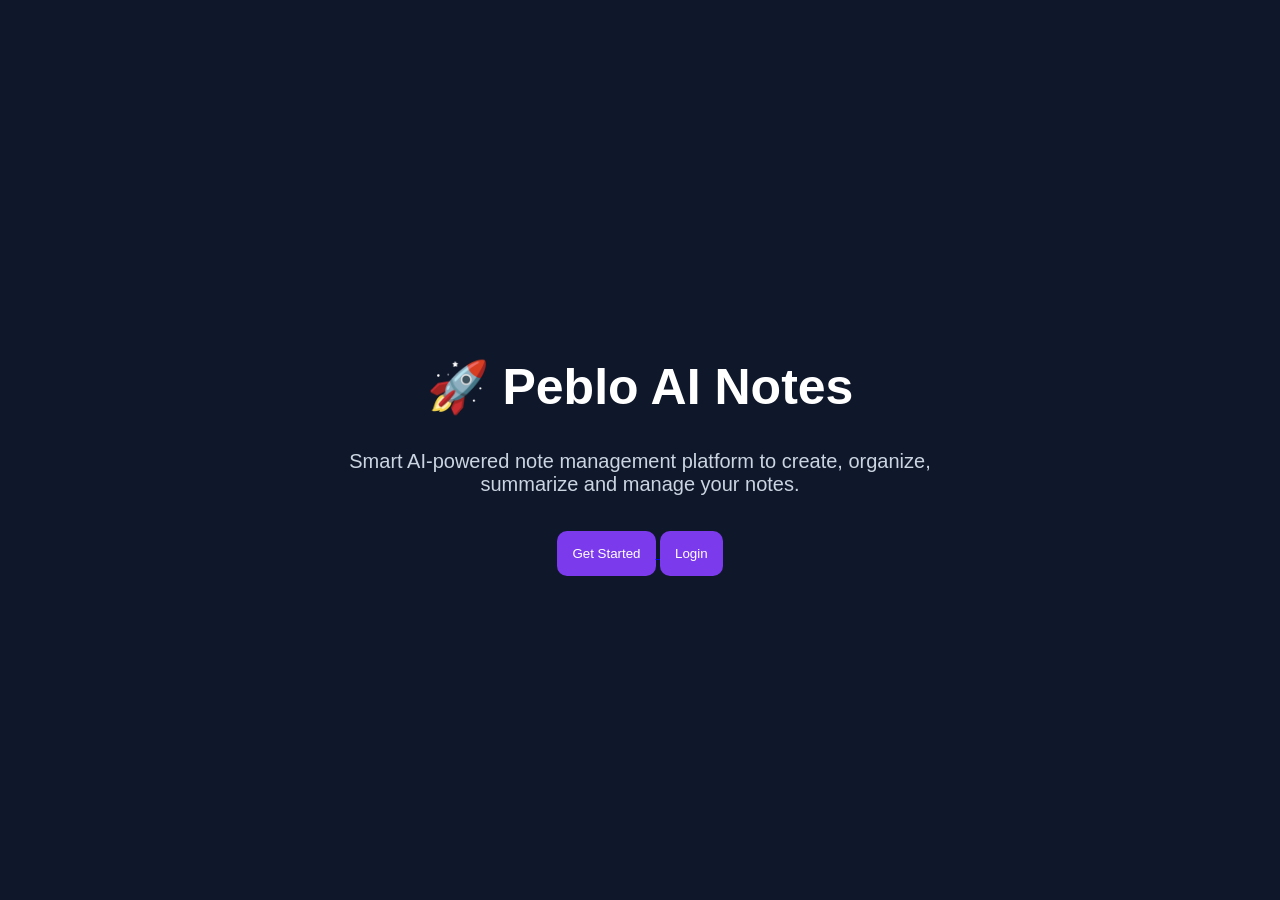
<file: src/main/resources/static/index.html>
<!DOCTYPE html>
<html>
<head>
    <title>Peblo AI Notes</title>
    <link rel="stylesheet" href="style.css">
</head>

<body>

<div class="landing-page">

    <div class="hero-section">

        <h1>🚀 Peblo AI Notes</h1>

        <p>
            Smart AI-powered note management
            platform to create, organize,
            summarize and manage your notes.
        </p>

        <div class="buttons">

            <a href="signup.html">
                <button>Get Started</button>
            </a>

            <a href="login.html">
                <button>
                    Login
                </button>
            </a>

        </div>

    </div>

</div>

</body>
</html>
</file>
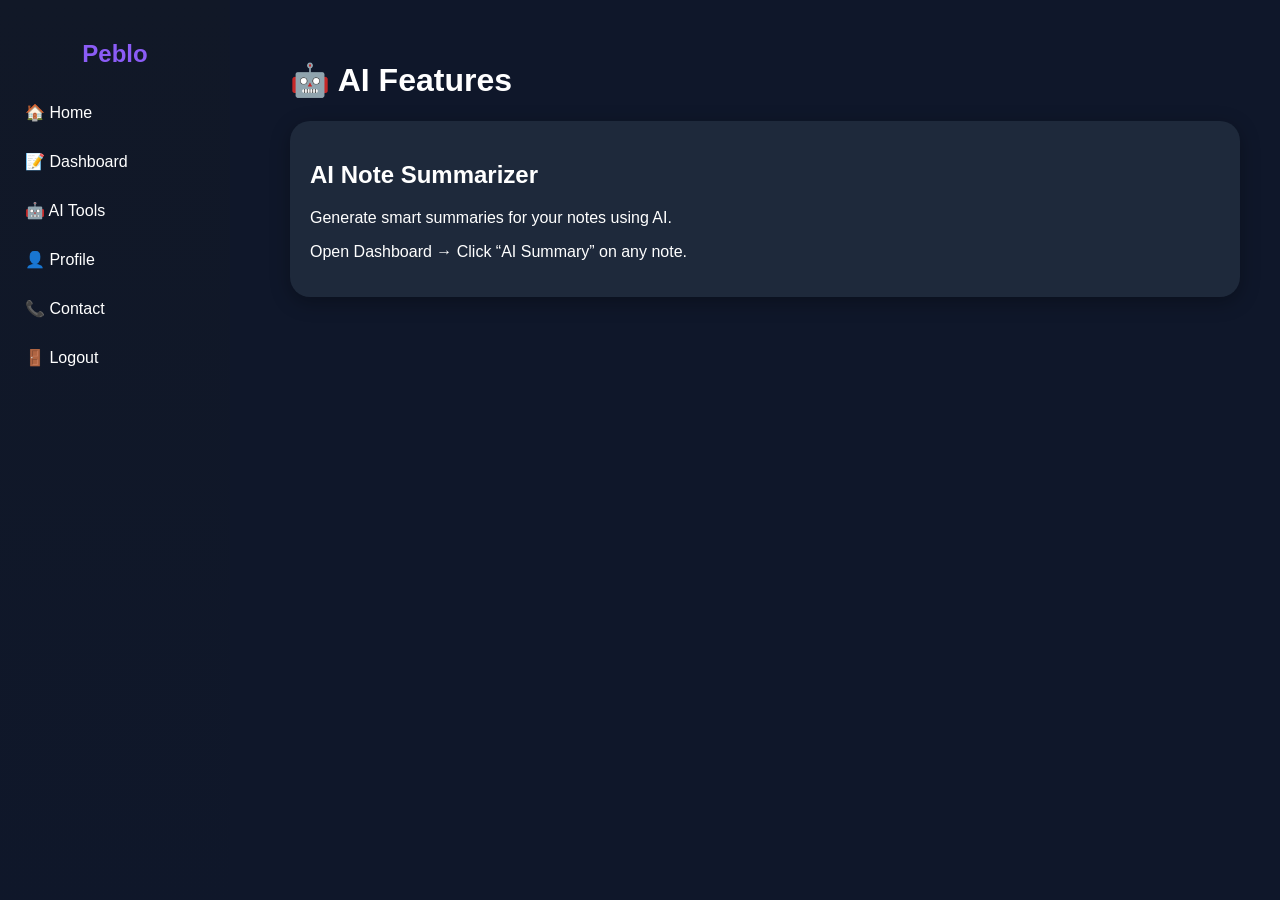
<file: src/main/resources/static/ai-tools.html>
<!DOCTYPE html>
<html>
<head>
    <title>AI Tools</title>
    <link rel="stylesheet" href="style.css">
</head>

<body>

<div class="sidebar">

    <h2>Peblo</h2>

    <a href="index.html">🏠 Home</a>
    <a href="dashboard.html">📝 Dashboard</a>
    <a href="ai-tools.html">🤖 AI Tools</a>
    <a href="profile.html">👤 Profile</a>
    <a href="contact.html">📞 Contact</a>
    <a href="login.html">🚪 Logout</a>

</div>

<div class="main-content">

    <h1>🤖 AI Features</h1>

    <div class="dashboard-card">

        <h2>AI Note Summarizer</h2>

        <p>
            Generate smart summaries
            for your notes using AI.
        </p>

        <p>
            Open Dashboard → Click
            “AI Summary” on any note.
        </p>

    </div>

</div>

</body>
</html>
</file>
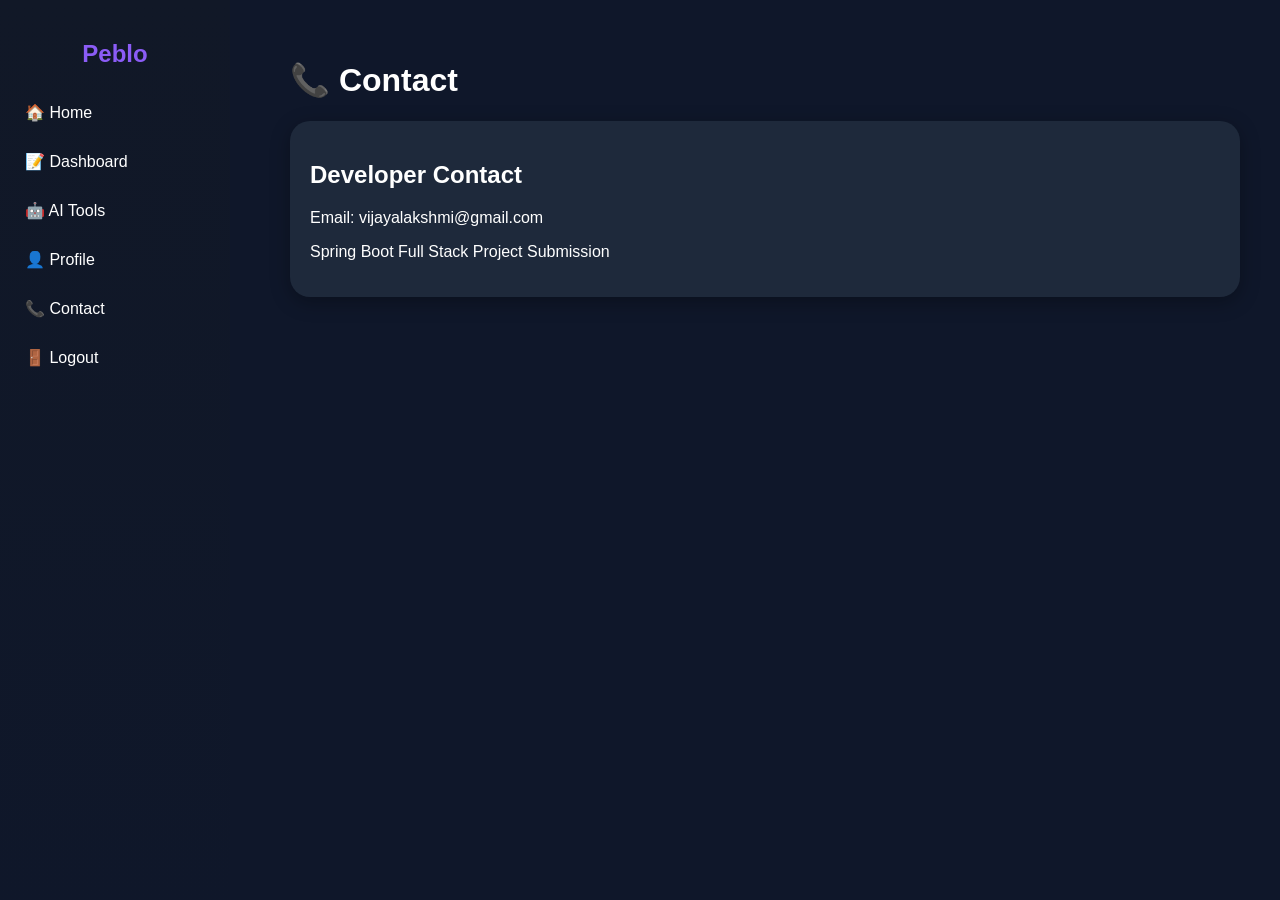
<file: src/main/resources/static/contact.html>
<!DOCTYPE html>
<html>
<head>
    <title>Contact</title>
    <link rel="stylesheet" href="style.css">
</head>

<body>

<div class="sidebar">

    <h2>Peblo</h2>

    <a href="index.html">🏠 Home</a>
    <a href="dashboard.html">📝 Dashboard</a>
    <a href="ai-tools.html">🤖 AI Tools</a>
    <a href="profile.html">👤 Profile</a>
    <a href="contact.html">📞 Contact</a>
    <a href="login.html">🚪 Logout</a>

</div>

<div class="main-content">

    <h1>📞 Contact</h1>

    <div class="profile-card">

        <h2>Developer Contact</h2>

        <p>Email:
        vijayalakshmi@gmail.com</p>

        <p>
        Spring Boot Full Stack
        Project Submission
        </p>

    </div>

</div>

</body>
</html>
</file>
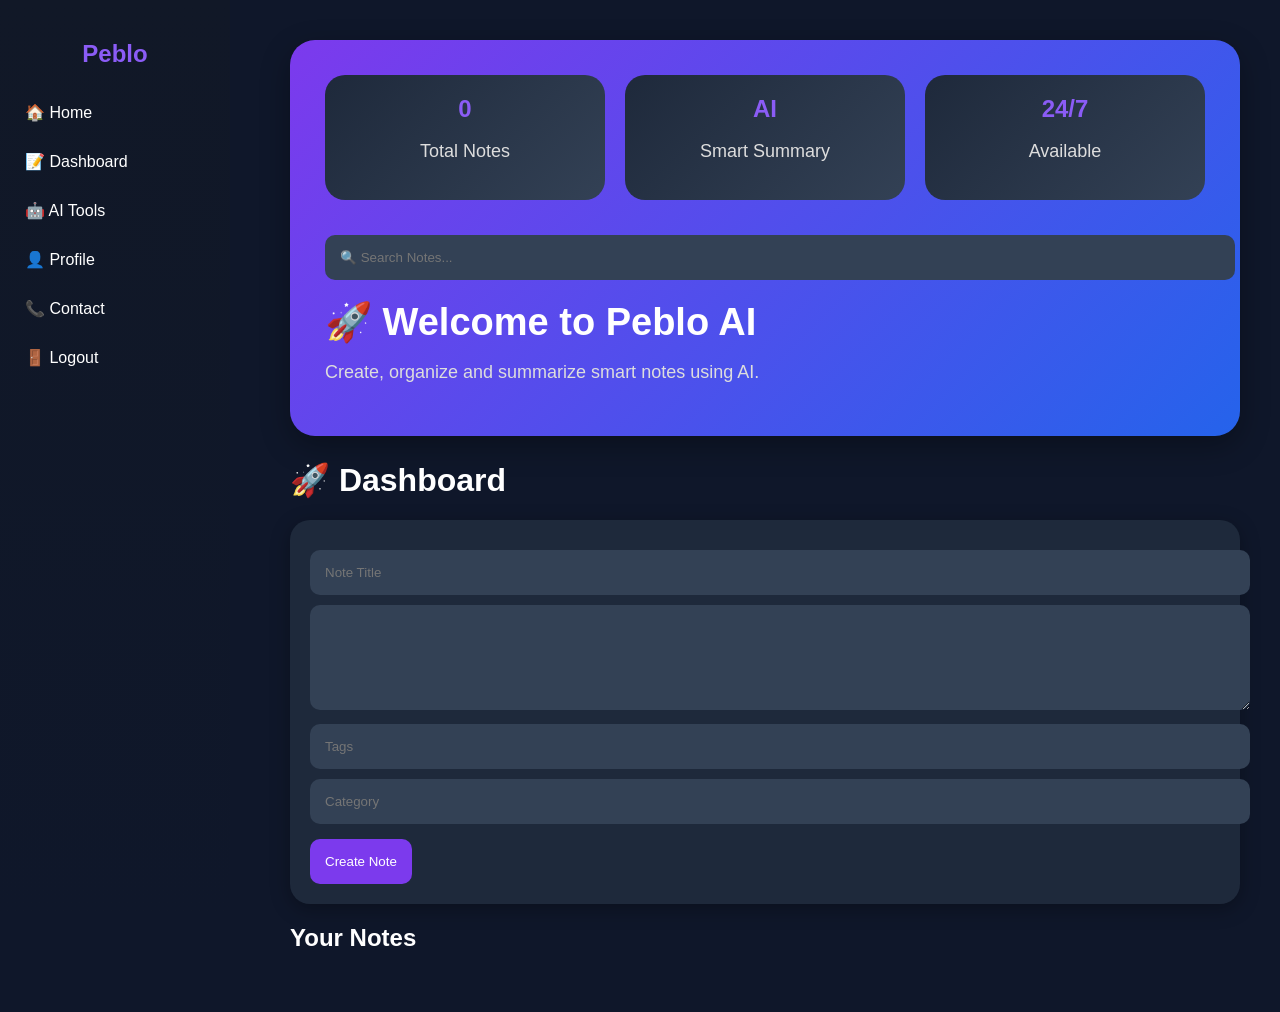
<file: src/main/resources/static/dashboard.html>
<!DOCTYPE html>
<html>
<head>
    <title>Dashboard</title>
    <link rel="stylesheet" href="style.css">
</head>

<body>

<div class="sidebar">

    <h2>Peblo</h2>

    <a href="index.html">🏠 Home</a>
    <a href="dashboard.html">📝 Dashboard</a>
    <a href="ai-tools.html">🤖 AI Tools</a>
    <a href="profile.html">👤 Profile</a>
    <a href="contact.html">📞 Contact</a>
    <a href="login.html">🚪 Logout</a>

</div>

<div class="main-content">
	<div class="hero-banner">
		<div class="stats-container">

		    <div class="stat-card">
		        <h2 id="totalNotes">
		            0
		        </h2>
		        <p>Total Notes</p>
		    </div>

		    <div class="stat-card">
		        <h2>
		            AI
		        </h2>
		        <p>Smart Summary</p>
		    </div>

		    <div class="stat-card">
		        <h2>
		            24/7
		        </h2>
		        <p>Available</p>
		    </div>

		</div>

		<input type="text"
		id="searchInput"
		placeholder="🔍 Search Notes..."
		onkeyup="searchNotes()">

	    <div>

	        <h1>
	            🚀 Welcome to Peblo AI
	        </h1>

	        <p>
	            Create, organize and
	            summarize smart notes
	            using AI.
	        </p>

	    </div>

	</div>

    <h1>🚀 Dashboard</h1>

    <div class="dashboard-card">

        <input type="text"
        id="title"
        placeholder="Note Title">

        <textarea id="content"
        rows="5"
        placeholder="Write your note">
        </textarea>

        <input type="text"
        id="tags"
        placeholder="Tags">

        <input type="text"
        id="category"
        placeholder="Category">

        <button onclick="createNote()">
            Create Note
        </button>

    </div>

    <h2>Your Notes</h2>

    <div id="notesContainer">

    </div>

</div>

<script src="script.js"></script>

</body>
</html>
</file>
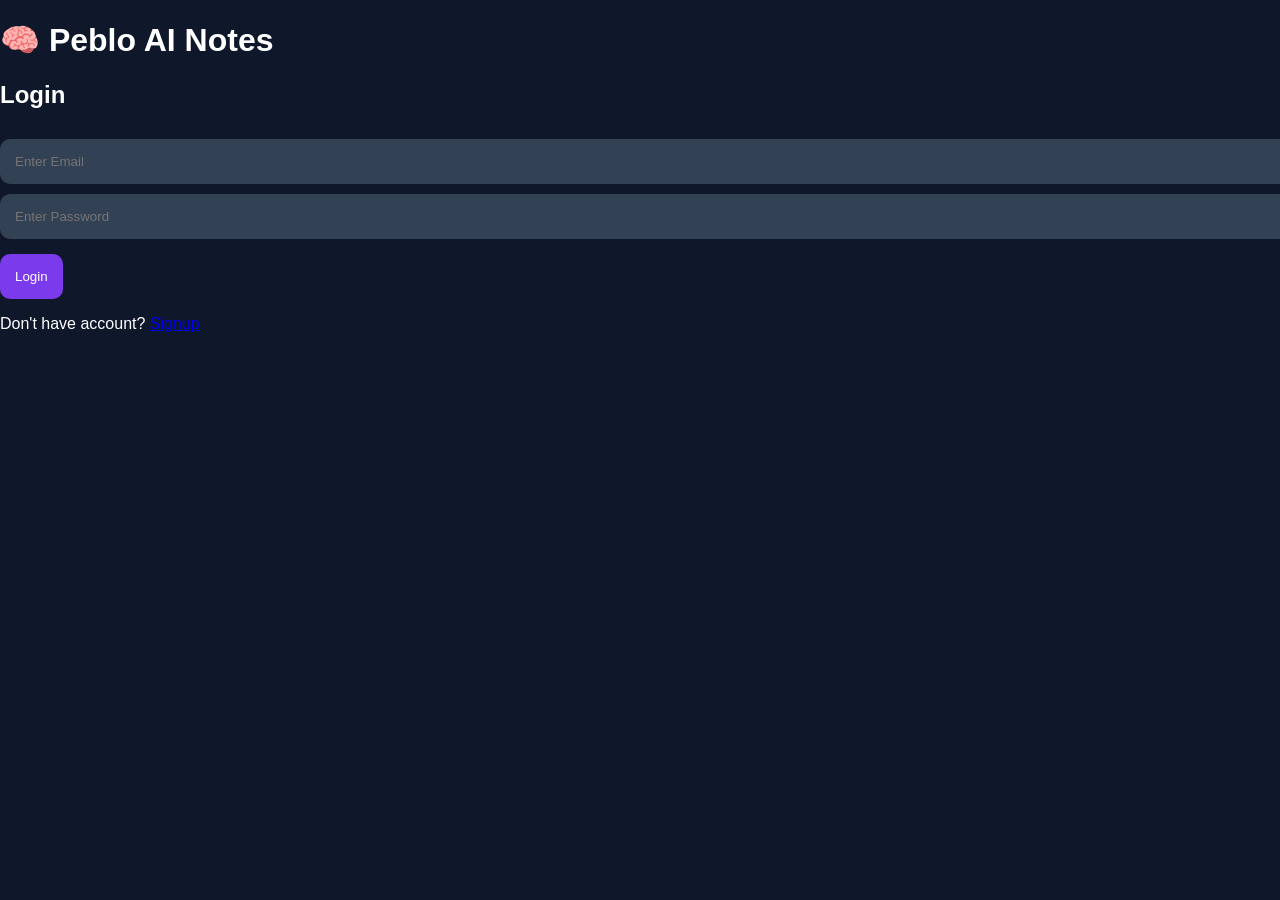
<file: src/main/resources/static/login.html>
<!DOCTYPE html>
<html>
<head>
    <title>Login</title>
    <link rel="stylesheet" href="style.css">
</head>

<body>

<div class="container">

    <h1>🧠 Peblo AI Notes</h1>
    <h2>Login</h2>

    <input type="email"
           id="loginEmail"
           placeholder="Enter Email">

    <input type="password"
           id="loginPassword"
           placeholder="Enter Password">

    <button onclick="login()">
        Login
    </button>

    <p>
        Don't have account?
        <a href="signup.html">
            Signup
        </a>
    </p>

</div>

<script src="script.js"></script>

</body>
</html>
</file>
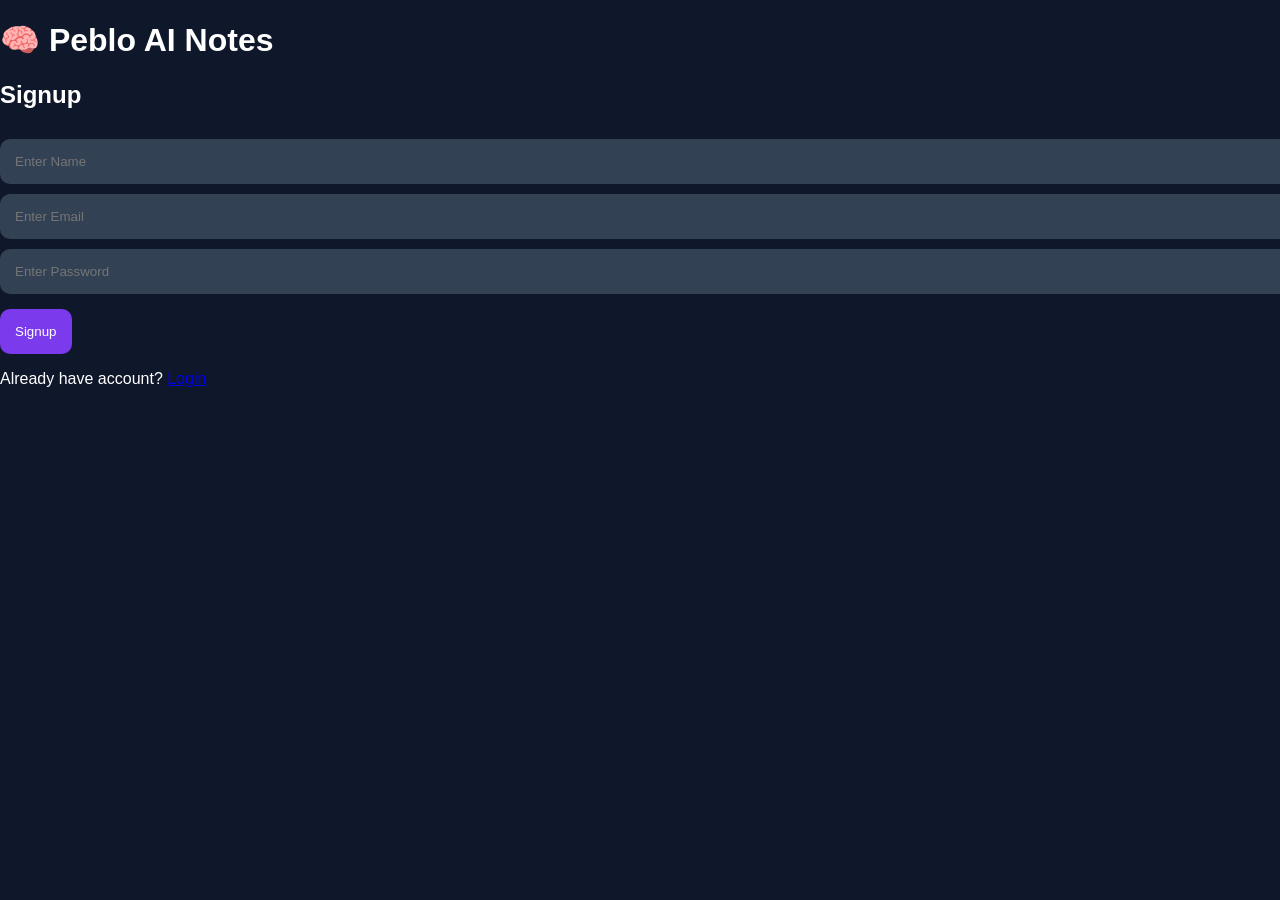
<file: src/main/resources/static/signup.html>
<!DOCTYPE html>
<html>
<head>
    <title>Signup</title>
    <link rel="stylesheet" href="style.css">
</head>

<body>

<div class="container">

    <h1>🧠 Peblo AI Notes</h1>
    <h2>Signup</h2>

    <input type="text" id="name"
           placeholder="Enter Name">

    <input type="email" id="email"
           placeholder="Enter Email">

    <input type="password" id="password"
           placeholder="Enter Password">

    <button onclick="signup()">
        Signup
    </button>

    <p>
        Already have account?
        <a href="login.html">Login</a>
    </p>

</div>

<script src="script.js"></script>

</body>
</html>
</file>
<file: src/main/resources/static/style.css>
body{
    margin:0;
    font-family:Arial;
    background:#0f172a;
    color:white;
}

.sidebar{
    position:fixed;
    width:230px;
    height:100vh;
    background:#111827;
    padding-top:20px;
}

.sidebar h2{
    text-align:center;
    color:#8b5cf6;
}

.sidebar a{
    display:block;
    color:white;
    padding:15px 25px;
    text-decoration:none;
    transition:.3s;
}

.sidebar a:hover{
    background:#7c3aed;
    border-radius:10px;
}

.main-content{
    margin-left:250px;
    padding:40px;
}

.dashboard-card,
.profile-card,
.note-card{
    background:#1e293b;
    padding:20px;
    border-radius:20px;
    margin-top:20px;
    box-shadow:
    0 5px 20px rgba(0,0,0,.3);
}

input,textarea{
    width:100%;
    padding:15px;
    margin-top:10px;
    border:none;
    border-radius:10px;
    background:#334155;
    color:white;
}

button{
    margin-top:15px;
    background:#7c3aed;
    color:white;
    border:none;
    padding:15px;
    border-radius:10px;
    cursor:pointer;
}

button:hover{
    background:#9333ea;
}

.landing-page{
    display:flex;
    justify-content:center;
    align-items:center;
    height:100vh;
}

.hero-section{
    text-align:center;
    max-width:600px;
}

.hero-section h1{
    font-size:50px;
}

.hero-section p{
    font-size:20px;
    color:#cbd5e1;
}
.hero-banner{
    background:
    linear-gradient(
    135deg,
    #7c3aed,
    #2563eb);

    border-radius:25px;
    padding:35px;
    margin-bottom:25px;
    box-shadow:
    0 10px 30px rgba(0,0,0,.3);

    animation:slideUp 1s ease;
}

.hero-banner h1{
    font-size:38px;
    margin:0;
}

.hero-banner p{
    color:#ddd;
    font-size:18px;
}

@keyframes slideUp{
    from{
        opacity:0;
        transform:
        translateY(40px);
    }
    to{
        opacity:1;
        transform:
        translateY(0);
    }
}

.note-card{
    transition:.4s;
}

.note-card:hover{
    transform:
    translateY(-10px)
    scale(1.02);
}

.sidebar{
    background:
    linear-gradient(
    180deg,
    #111827,
    #0f172a);
}
.stats-container{
    display:flex;
    gap:20px;
    margin-bottom:25px;
}

.stat-card{
    flex:1;
    background:
    linear-gradient(
    135deg,
    #1e293b,
    #334155);

    padding:20px;
    border-radius:20px;
    text-align:center;

    transition:.3s;
}

.stat-card:hover{
    transform:
    translateY(-5px);

    box-shadow:
    0 10px 30px
    rgba(124,58,237,.4);
}

.stat-card h2{
    color:#8b5cf6;
    margin:0;
}

#searchInput{
    margin-bottom:20px;
}
</file>
